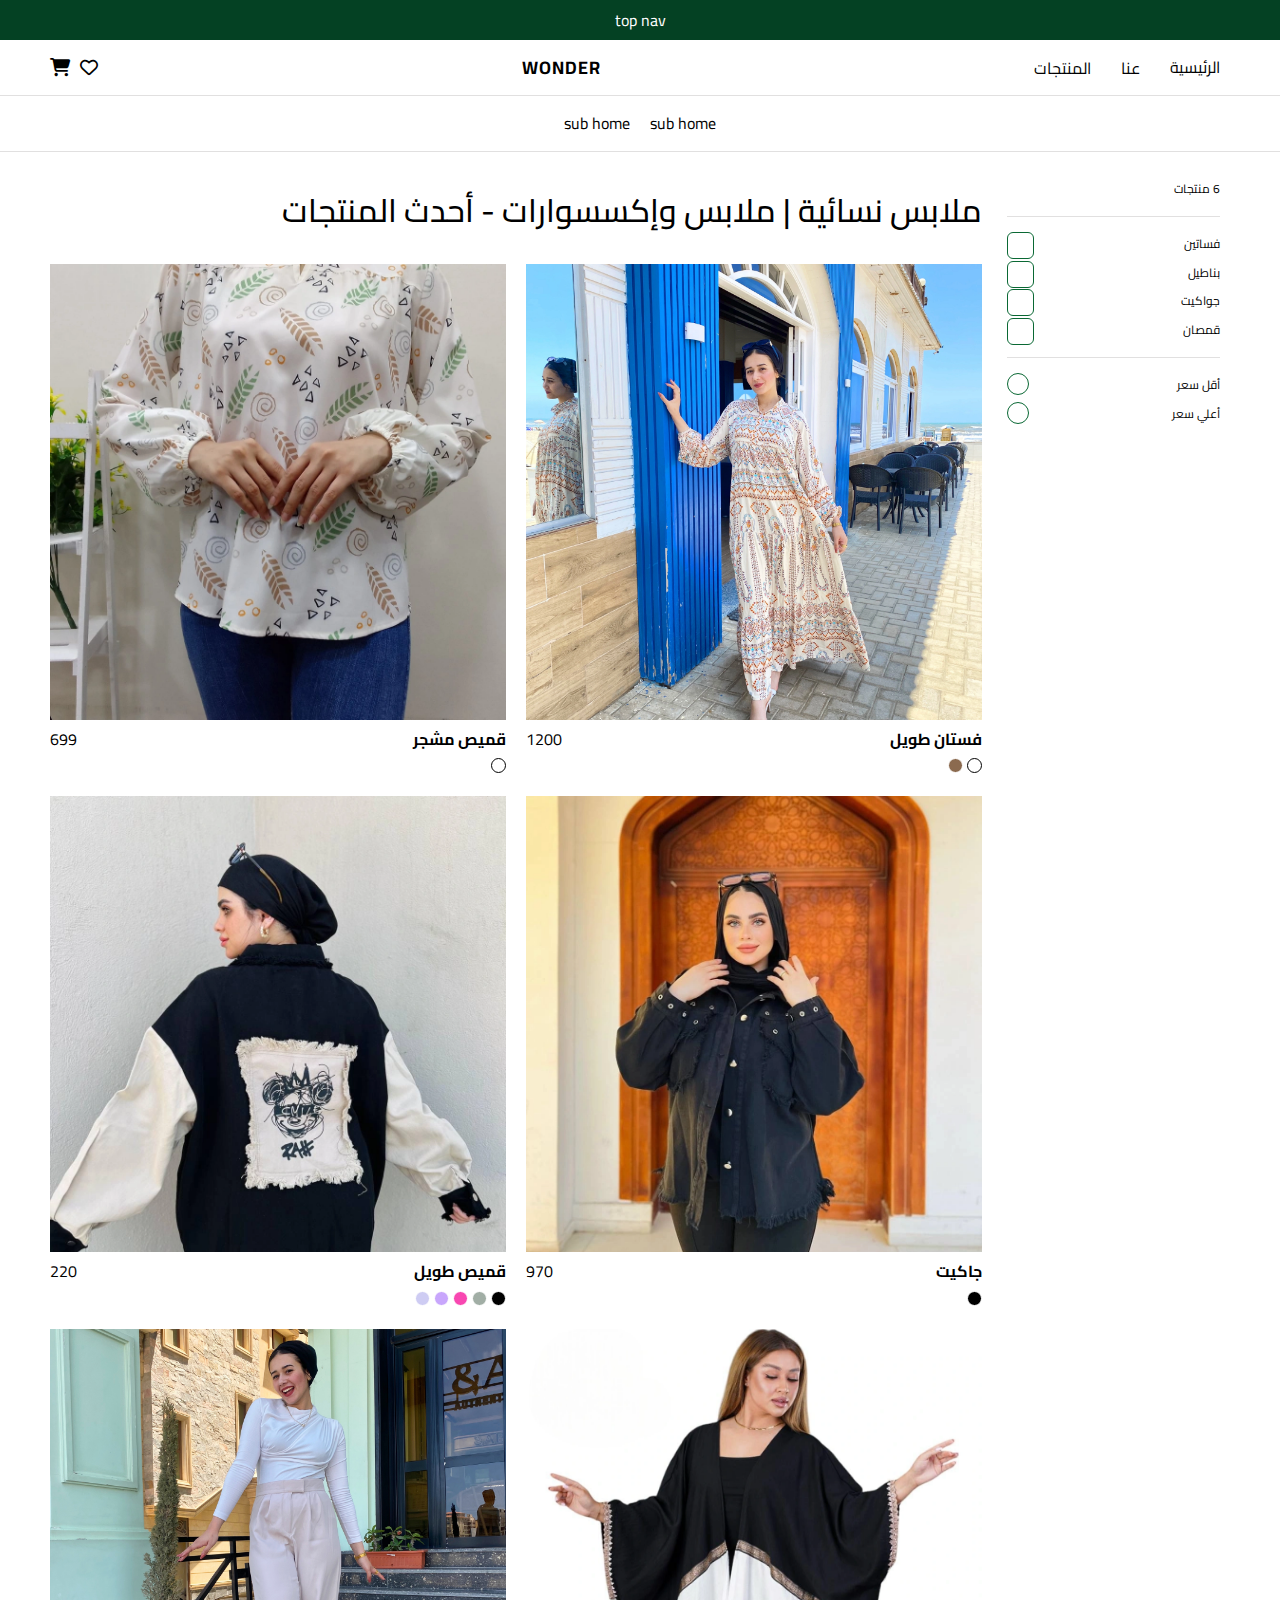
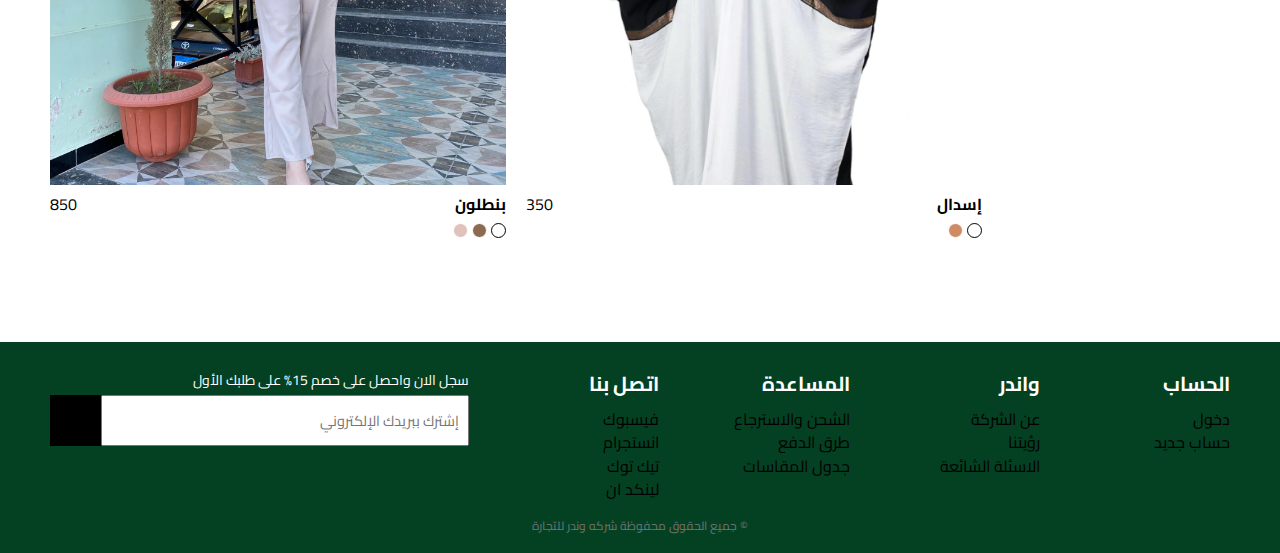
<file: allProducts.html>
<!DOCTYPE html>
<html lang="en">
  <head>
    <meta charset="UTF-8" />
    <meta name="viewport" content="width=device-width, initial-scale=1.0" />
    <title>Document</title>
    <link
      rel="stylesheet"
      href="https://cdnjs.cloudflare.com/ajax/libs/font-awesome/6.3.0/css/all.min.css"
    />

    <link
      href="https://fonts.googleapis.com/css2?family=Cairo:wght@200..1000&display=swap"
      rel="stylesheet"
    />
    <link rel="stylesheet" href="css/style.css" />
    <link rel="stylesheet" href="css/all.min.css" />
    <link rel="stylesheet" href="css/normalize.css" />
    <link rel="stylesheet" href="css/allProducts.css" />
  </head>
  <body>
    <!-- Start Navbar -->

    <nav class="nav-container" dir="rtl">
      <!-- Top Nav -->
      <div class="top-nav">top nav</div>

      <!-- Main Nav -->
      <div class="main-nav">
        <button class="open">
          <i class="fa-solid fa-bars"></i>
        </button>
        <button class="close">
          <i class="fa-solid fa-xmark"></i>
        </button>
        <ul class="nav-links">
          <li class="link home active"><a href="index.html">الرئيسية</a></li>
          <li class="link about"><a href="about.html">عنا</a></li>
          <li class="link about"><a href="allProducts.html">المنتجات</a></li>


          <ul class="home-dynamic-content dynamic">
            <li>
              <a href="#">sub home</a>
              <i class="fa-solid fa-chevron-left"></i>
            </li>

            <li>
              <a href="#">sub home</a>
              <i class="fa-solid fa-chevron-left"></i>
            </li>
          </ul>

          <ul class="about-dynamic-content dynamic">
            <li>
              <a href="#">sub about</a>
              <i class="fa-solid fa-chevron-left"></i>
            </li>
            <li>
              <a href="#">sub about</a>
              <i class="fa-solid fa-chevron-left"></i>
            </li>
          </ul>
        </ul>

        <h2 class="logo">WONDER</h2>

        <ul style="display: flex; gap: 10px" class="help-icon">
          <i class="fa-regular fa-heart"></i>
          <i class="fa-solid fa-cart-shopping"></i>
        </ul>
      </div>
    </nav>

    <!-- Start Products Page -->

    <div class="all-products-page-container" dir="rtl">
      <!-- Start Filter -->
      <div class="responsive-filters">
        <p class="count"></p>

        <button class="responsive-filter-buttom">
          <svg
            width="1em"
            height="1em"
            viewBox="0 0 23 19"
            fill="none"
            class="filter_svg__feather filter_svg__feather-filter everlane-icon styles_filter-toggle__filter-icon__ILXRd"
          >
            <path
              stroke="currentColor"
              d="M.625 3.829h21.75M.625 14.738h21.75"
            ></path>
            <circle
              cx="7.455"
              cy="4"
              r="3.375"
              fill="#fff"
              stroke="currentColor"
            ></circle>
            <circle
              cx="14.999"
              cy="14.909"
              r="3.375"
              fill="#fff"
              stroke="currentColor"
            ></circle>
          </svg>
          FILTERS
        </button>
      </div>

      <div class="filters">
        <p class="count"></p>
        <!-- <i class="fa-solid fa-xmark close-filters"></i> -->
        <!-- Start Category Filter -->

        <div class="category-filter">
          <div class="category-input">
            <input
              class="checkmark"
              type="checkbox"
              name="category"
              id="Dresses"
              value="Dresses"
              onclick="handleCategoryClick()"
            />
            <label for="Dresses">فساتين</label>
          </div>
          <div class="category-input">
            <input
              class="checkmark"
              type="checkbox"
              name="category"
              id="pants"
              value="pants"
              onclick="handleCategoryClick()"
            />
            <label for="pants">بناطيل</label>
          </div>
          <div class="category-input">
            <input
              class="checkmark"
              type="checkbox"
              name="category"
              id="jacket"
              value="jacket"
              onclick="handleCategoryClick()"
            />
            <label for="jacket">جواكيت</label>
          </div>
          <div class="category-input">
            <input
              class="checkmark"
              type="checkbox"
              name="category"
              id="shirt"
              value="shirts"
              onclick="handleCategoryClick()"
            />
            <label for="shirt">قمصان</label>
          </div>
          <!-- <div class="category-input">
            <input
              class="checkmark"
              type="checkbox"
              name="category"
              id="all"
              value="all"
              onclick="handleCategoryClick()"
            />
            <label for="shirt">الكل</label>
          </div> -->
        </div>

        <!-- Start Price Filter -->

        <div class="price-filter ">
          <div class="price-input">
            <input
              type="radio"
              id="low"
              name="price"
              value="low"
              onclick="handlePriceClick()"
            />
            <label for="low">أقل سعر</label>
          </div>

          <div class="price-input">
            <input
              type="radio"
              id="high"
              name="price"
              value="high"
              onclick="handlePriceClick()"
            />
            <label for="high">أعلي سعر</label>
          </div>
        </div>
      </div>

      <!-- Start All Products Section -->
      <div class="products-holder">
        <div class="page-title">
          <!-- <p>Home / Woman</p> -->
          <h3>ملابس نسائية | ملابس وإكسسوارات - أحدث المنتجات</h3>
        </div>
        <section class="all-products"></section>
      </div>
    </div>
    <div class="footer" dir="rtl">
      <div class="main-footer">
        <div class="account links">
          <h3>
            الحساب <i class="fa-solid fa-plus" id="fa-account-plus"></i>
            <i class="fa-solid fa-minus" id="fa-account-minus"></i>
          </h3>
          <ul>
            <li><a href="#">دخول</a></li>
            <li><a href="#">حساب جديد</a></li>
          </ul>
        </div>
        <div class="about links">
          <h3>
            واندر <i class="fa-solid fa-plus" id="fa-about-plus"></i>
            <i class="fa-solid fa-minus" id="fa-about-minus"></i>
          </h3>
          <ul>
            <li><a href="#">عن الشركة</a></li>
            <li><a href="#">رؤيتنا</a></li>
            <li><a href="#">الاسئلة الشائعة </a></li>
          </ul>
        </div>
        <div class="help links">
          <h3>
            المساعدة <i class="fa-solid fa-plus" id="fa-help-plus"></i>
            <i class="fa-solid fa-minus" id="fa-help-minus"></i>
          </h3>
          <ul>
            <li><a href="#">الشحن والاسترجاع</a></li>
            <li><a href="#">طرق الدفع </a></li>
            <li><a href="#">جدول المقاسات </a></li>
          </ul>
        </div>
        <div class="contact-us links">
          <h3>
            اتصل بنا <i class="fa-solid fa-plus" id="fa-contact-us-plus"></i>
            <i class="fa-solid fa-minus" id="fa-contact-us-minus"></i>
          </h3>
          <ul>
            <li><a href="#">فيسبوك</a></li>
            <li><a href="#">انستجرام</a></li>
            <li><a href="#">تيك توك</a></li>
            <li><a href="#">لينكد ان</a></li>
          </ul>
        </div>
        <div class="footer-input">
          <p class="sign-sale">
            سجل الان واحصل على خصم 15% على طلبك الأول
          </p>
          <div class="email-address">
            <input
              type="text"
              placeholder="إشترك ببريدك الإلكتروني"
              class=""
            />
            <div
            style="padding: 4px; background-color: black; width: 3.2rem; height: 3.2rem; cursor: pointer; display: flex; justify-content: center; align-items: center;"
            >
              <i class="fa-solid fa-arrow-left"></i>
            </div>
          </div>
        </div>
      </div>
      <p
        style="
          text-align: center;
          font-size: 12px;
          margin-top: 16px;
          color: #737373;
        "
        class=""
      >
        © جميع الحقوق محفوظة شركه وندر للتجارة
      </p>
    </div>
    <script src="js/jquery-3.7.1.js"></script>
    <script src="https://cdnjs.cloudflare.com/ajax/libs/OwlCarousel2/2.3.4/owl.carousel.min.js"></script>
    <script src="js/script.js"></script>
  </body>
</html>
</file>
<file: css/style.css>
/* Start Global Rules */
* {
  -webkit-box-sizing: border-box;
  -moz-box-sizing: border-box;
  box-sizing: border-box;
  margin: 0;
  padding: 0;
  box-sizing: border-box;
}

ul {
  list-style: none;
  padding: 0;
  margin: 0;
}
a {
  text-decoration: none;
  color: black;
}

body {
  font-family: "Cairo", sans-serif;
  padding-top: 151px;
}

/* small screen */

:root {
  --main-color: #044123;
  --secondary-color: #003322;
  --button-color: rgb(245, 244, 244);
}
/* End GLobal Rules */

/* Start Navbar Styles */

.nav-container {
  display: flex;
  flex-direction: column;
  position: fixed;
  top: 0;
  right: 0;
  z-index: 9999;
  width: 100%;
  transition: 1s;
}
.top-nav {
  width: 100%;
  height: 40px;
  display: flex;
  justify-content: center;
  align-items: center;
  background-color: var(--main-color);
  color: white;
}
.main-nav {
  width: 100%;
  background-color: rgb(255, 255, 255);
  display: flex;
  justify-content: space-between;
  align-items: center;
  padding: 0px 50px;
  height: 56px;
  position: relative;
}
.main-nav .nav-links {
  display: flex;
  gap: 10px;
  align-items: center;
  height: 100%;
}
.dynamic {
  display: none;
  z-index: 99999999;
  position: absolute;
  top: calc(100% - 1px);
  background-color: white;
  width: 100%;
  right: 0;
  height: 56px;
  justify-content: center;
  align-items: center;
  gap: 20px;
  border-top: 1px solid #e1e0e0;
}
.nav-links .home-dynamic-content {
  display: flex;
}
.nav-links .home-dynamic-content,
.nav-links .about-dynamic-content {
}
.nav-links .link {
  cursor: pointer;
  height: 100%;
  display: flex;
  justify-content: center;
  align-items: center;
}
.nav-links .link a {
  padding: 7px 10px;
  color: black;
}
.nav-links .active {
  border-bottom: 1px solid black;
}
.nav-links .link a:hover {
  background-color: rgba(233, 231, 231, 0.466);
  border-radius: 8px;
}
.main-nav .logo {
  font-weight: 700;
  font-size: 18px;
  letter-spacing: 1px;
}
.main-nav .help-icon {
  display: flex;
  gap: 10px;
}
i {
  font-size: 18px;
  cursor: pointer;
}
.open,
.close {
  display: none;
  background: none;
  border: none;
}
.fa-chevron-left {
  display: none;
}
@media (max-width: 767px) {
  .main-nav {
    padding: 0 20px;
  }
  .main-nav .nav-links {
    position: absolute;
    top: calc(100% - 1px);
    right: 0;
    opacity: 0;
    width: 0%;
    background-color: white;
    height: 40px;
    transition: all 0.5s;
  }
  .main-nav .nav-links .link {
    width: 50%;
    font-size: 14px;
  }
  .fa-chevron-left {
    display: block;
    font-size: 11px;
  }
  .dynamic li {
    width: 100%;
    display: flex;
    justify-content: space-between;
    align-items: center;
    font-size: 20px;
  }
  .nav-links .active {
    border-bottom: none;
    background-color: rgba(228, 226, 226, 0.466);
  }
  .nav-links .link a:hover {
    background: none;
  }
  .dynamic {
    flex-direction: column;
    align-items: start;
    padding: 40px 10px;
    border-top: none;
  }
  body {
    padding-top: 90px;
  }
  .open {
    display: block;
  }
}
/* Start Banner Style */

.wrapper {
  display: flex;
  align-items: center;
  width: 100%;
  height: fit-content;
  position: relative;
}
.wrapper::before {
  content: "";
  position: absolute;
  width: 100%;
  height: 100%;
  top: 0;
  right: 0;
  background-color: #00000098;
}
.wrapper-text {
  position: absolute;
  bottom: 50%;
  right: 50%;
  transform: translate(50%, 50%);
  max-width: 630px;
  text-align: center;
}
.wrapper-text h2 {
  color: white;
  font-size: 66px;
  font-weight: 500;
  margin-bottom: 30px;
}
.wrapper-text button {
  font-size: 14px;
  padding: 12px 0;
  width: 238px;
  background-color: rgb(224, 223, 223);
}
.wrapper .image {
  width: 50%;
  aspect-ratio: 1/1.06;
  object-fit: cover;
}

@media (max-width: 991px) {
  .wrapper-text h2 {
    font-size: 32px;
  }
  .wrapper-text button {
    width: 170px;
  }
  .wrapper .image {
    aspect-ratio: 1.1/1;
  }
}
@media (max-width: 767px) {
  .wrapper-text h2 {
    font-size: clamp(30px, 35px, 40px);
  }
  .wrapper-text button {
    width: 100%;
  }
  .wrapper-text {
    position: absolute;
    bottom: 80px;
    right: 50%;
    transform: translate(50%, 50%);
    width: 100%;
    text-align: center;
    max-width: 100%;
  }
  .image2 {
    display: none;
  }
  .wrapper .image {
    width: 100%;
    aspect-ratio: 1/1.23;
  }
}
/* Start Sale Style */

.sale {
  width: 100%;
  background-color: var(--main-color);
  padding: 30px 0;
  display: flex;
  justify-content: center;
  align-items: center;
  flex-direction: column;
  color: white;
  margin-top: -1px;
}
.sale p {
  font-size: 18px;
  margin-bottom: 30px;
}
.sale h2 {
  font-size: 66px;
  margin: 7px 0 30px 0;
  font-weight: 500;
}
.sale button {
  font-size: 14px;
  padding: 12px 0;
  width: 238px;
  background-color: rgba(224, 223, 223, 1);
  color: black;
}

@media (max-width: 991px) {
  .sale {
    width: 100%;
    background-color: var(--main-color);
    padding: 20px 0;
    margin-top: 30px;
  }
  .sale p {
    font-size: 23px;
  }
  .sale h2 {
    font-size: 53px;
    margin: 7px 0 30px 0;
  }
}
@media (max-width: 767px) {
  .sale {
    width: 100%;
    background-color: var(--main-color);
    padding: 80px 0 25px 0;
    margin-top: 0px;
  }
  .sale p {
    font-size: 23px;
    display: none;
  }
  .sale h2 {
    padding: 7px 0 10px 0;
  }
  .sale button {
    font-size: 12px;
    width: 80%;
  }
}

/* Start Model Style */

.model {
  margin: 80px 0;
  display: flex;
  flex-direction: row-reverse;
  position: relative;
}
.model .image {
  flex: 1;
}

.model .image img {
  width: 100%;
  aspect-ratio: 1/1;
}

.model .desc {
  flex: 1;
  display: flex;
  flex-direction: column;
  justify-content: space-evenly;
  padding: 0 40px;
}
.model h1 {
  font-size: 56px;
  font-weight: 500;
  max-width: 70%;
  margin: 10px 0 0 0;
  line-height: 65px;
}

.model p {
  max-width: 60%;
  text-align: justify;
  text-justify: inter-word;
  font-size: 16px;
  line-height: 25px;
}
.model button {
  font-size: 14px;
  padding: 12px 24px;
  background-color: #000;
  color: white;
  margin-top: 25px;
}
.model-image {
  position: absolute;
  top: 50%;
  right: 50%;
  transform: translate(50%, -50%);
  width: 330px;
  aspect-ratio: 1/1;
  object-fit: cover;
}

@media (max-width: 1200px) {
  .model .desc {
    gap: 30px;
    padding: 20px 50px 50px 0;
  }
  .model h1 {
    font-size: 50px;
    max-width: 75%;
  }
  .model-image {
    width: 280px;
  }
}
@media (max-width: 991px) {
  .model .desc {
    gap: 30px;
    padding: 20px 30px 40px 0;
    justify-content: space-around;
  }
  .model h1 {
    font-size: 30px;
    max-width: 75%;
    margin: 6px 0 0 0;
    line-height: 45px;
  }
  .model p {
    font-size: 12px;
    line-height: 20px;
  }

  .model button {
    font-size: 12px;
  }
  .model-image {
    width: 175px;
    object-fit: cover;
  }
}
@media (max-width: 767px) {
  .model {
    display: none;
  }
}
/* Start Responsive Model Style */

.responsive-model {
  display: flex;
  justify-content: center;
  flex-direction: column;
  color: white;
  margin-bottom: 30px;
  text-align: center;
  align-items: center;
  gap: 110px;
}
.responsive-model .top-side {
  background-image: url("https://media.everlane.com/image/upload/c_scale,dpr_2.0,f_auto,q_auto,w_auto/c_limit,w_600/v1/i/ec212c45_daa2.jpg");
  height: 580px;
  width: 100%;
  background-repeat: no-repeat;
  background-size: cover;
  text-align: center;
  position: relative;
  padding-top: 30px;
}
.responsive-model .bottom-side {
  width: 100%;
  color: black;
}
.responsive-model span {
  font-size: 16px;
  font-weight: 500;
}
.responsive-model h1 {
  font-size: 32px;
  font-weight: 500;
  padding: 0 50px;
}
.responsive-model img {
  width: 80%;
  max-width: 464px;
  aspect-ratio: 1/1.05;
  position: absolute;
  bottom: -80px;
  right: 50%;
  transform: translatex(50%);
}
.responsive-model .bottom-side p {
  padding: 0 30px;
}
.responsive-model button {
  font-size: 14px;
  padding: 12px 24px;
  background-color: #000;
  color: white;
  margin-top: 25px;
}
@media (min-width: 767px) {
  .responsive-model {
    display: none;
  }
}

@media (max-width: 500px) {
  .responsive-model .top-side {
    height: 490px;
  }
  .responsive-model h1 {
    font-size: 32px;
    font-weight: 500;
    padding: 0 15px;
  }
  .responsive-model .bottom-side p {
    padding: 0 20px;
  }
}

/* Start Category Style */

.category {
  display: flex;
  flex-direction: column;
  align-items: center;
  gap: 20px;
  margin-right: auto;
  margin-left: auto;
  padding: 0 25px;
  margin-top: 50px;
}
.category h3 {
  font-size: 24px;
  font-weight: 500;
}
.category .carts-container {
  width: 100%;
  display: flex;
  gap: 10px;
}
.category .cart {
  display: flex;
  flex-direction: column;
  align-items: center;
  gap: 15px;
  width: calc(100% / 6);
}
.category img {
  width: 100%;
  aspect-ratio: 1/1.25;
  object-fit: cover;
}
.category a {
  text-decoration: underline;
  font-size: 14px;
}

@media (max-width: 991px) {
  .category {
    padding: 0;
  }
  .category .carts-container {
    flex-wrap: wrap;
    row-gap: 25px;
  }
  .category .cart {
    width: calc(50% - 5px);
  }
}

@media (max-width: 500px) {
  .category h3 {
    font-size: 20px;
  }
  .category .carts-container {
    flex-wrap: wrap;
    row-gap: 15px;
  }
}
/* Start Collections Styles */

.collections {
  padding: 0 25px;
  margin: 20px auto;
  display: grid;
  grid-template-columns: repeat(auto-fill, minmax(400px, 1fr));
  gap: 10px;
  width: 100%;
}
.collections-card {
  position: relative;
  display: flex;
  justify-content: center;
  align-items: center;
  flex-direction: column;
  gap: 25px;
  aspect-ratio: 1/1.3;
}
.collections-card img {
  position: absolute;
  top: 0;
  right: 0;
  width: 100%;
  height: 100%;
}
.collections-card::before {
  content: "";
  position: absolute;
  top: 0;
  right: 0;
  width: 100%;
  height: 100%;
  background-color: rgba(0, 0, 0, 0.301);
  z-index: 9;
}
.collections-card h3 {
  font-size: 40px;
  font-weight: 500;
  z-index: 9;
  color: white;
}
.collections-card button {
  font-size: 14px;
  padding: 10px;
  background-color: var(--button-color);
  z-index: 9;
}

@media (min-width: 1500px) {
  .collections {
    grid-template-columns: repeat(auto-fill, minmax(450px, 1fr));
  }
}
@media (min-width: 1800px) {
  .collections {
    grid-template-columns: repeat(auto-fill, minmax(580px, 1fr));
  }
}
@media (min-width: 2390px) {
  .collections {
    grid-template-columns: repeat(auto-fill, minmax(700px, 1fr));
  }
}
@media (min-width: 2875px) {
  .collections {
    grid-template-columns: repeat(auto-fill, minmax(850px, 1fr));
  }
}
@media (max-width: 1280px) {
  .collections {
    padding: 0 25px;
    display: grid;
    grid-template-columns: repeat(auto-fill, minmax(300px, 1fr));
    gap: 10px;
    width: 100%;
  }
}
@media (max-width: 991px) {
  .collections {
    padding: 0 25px;
  }
  .collections {
    padding: 0 25px;
    display: grid;
    grid-template-columns: repeat(auto-fill, minmax(250px, 1fr));
    gap: 10px;
    width: 100%;
  }
}
/* Start Best Seller Styles */

.owl-carousel {
  padding: 0 20px;
  /* margin: 20px auto; */
  display: grid;
  grid-template-columns: repeat(auto-fill, minmax(400px, 1fr));
  gap: 20px;
  width: 100%;
}
.best-seller .owl-carousel .slide {
  position: relative;
  margin: 0 12px;
  cursor: grab;
  text-align: start;
}
.best-seller .owl-carousel .slide img {
  width: 100%;
  aspect-ratio: 1/1.2;
  object-fit: cover;
}
.best-seller .owl-carousel .slide .title {
  font-size: 14px;
}
.best-seller .owl-carousel .slide .price {
  font-weight: 600;
}
.owl-dots {
  bottom: -13%;
  max-width: 100%;
  position: absolute;
  text-align: center;
  left: 50%;
  transform: translateX(-50%);
}
.owl-dots span {
  width: 10px !important;
  height: 10px !important;
}
.owl-dots .owl-dot span {
  background-color: white;
}
.owl-dots .owl-dot.active span {
  background-color: rgb(15, 90, 61) !important;
}
.owl-prev,
.owl-next {
  position: absolute;
  top: 50%;
  transform: translateY(-50%);
  color: rgb(0, 0, 0) !important;
  font-size: 60px !important;
  font-weight: 400 !important;
  background: none !important;
}

.owl-next {
  right: 0%;
}
.owl-prev {
  left: 0%;
}
@media (max-width: 991px) {
  .owl-carousel {
    padding: 0 10px;
    display: grid;
    grid-template-columns: repeat(auto-fill, minmax(300px, 1fr));
    gap: 20px;
    width: 100%;
  }
  .best-seller .owl-carousel .slide img {
    width: 100%;
    aspect-ratio: 1/1.05;
    object-fit: cover;
  }
}
/* Start Reviews Styles */

.reviews {
  padding: 0 50px;
}

.reviews .owl-carousel {
  width: 100%;
}

.reviews .owl-carousel {
  width: 100%;
}

.reviews .slide {
  width: 100%;
  display: flex;
  align-items: center;
}
.fa-quote-left {
  position: absolute;
  top: 5px;
  right: -7px;
  font-size: 12px;
}
.fa-quote-right {
  position: absolute;
  top: 7px;
  left: -14px;
  font-size: 12px;
}
.reviews .slide img {
  width: 50%;
  aspect-ratio: 1/1.1;
  object-fit: cover;
  padding-left: 10px;
}
.reviews .slide .desc {
  display: flex;
  flex-direction: column;
  padding: 40px 0;
  width: 50%;
  padding-right: 30px;
  justify-content: center;
}
.reviews .slide .desc h5 {
  margin-bottom: 45px;
  font-size: 18px;
  font-weight: 500;
}
.reviews .slide .desc .stars {
  display: flex;
  gap: 8px;
  align-items: center;
}
.reviews .slide .desc .stars i {
  font-size: 14px;
}
.reviews .slide .desc p {
  max-width: 70%;
  margin-top: 20px;
  font-size: 24px;
  font-weight: 500;
  line-height: 38px;
}
.reviews .owl-carousel .owl-dots {
  bottom: -13%;
  width: 100%;
  position: absolute;
  text-align: center;
}
.reviews .owl-carousel .owl-dots span {
  width: 10px !important;
  height: 10px !important;
}
.reviews .owl-carousel .owl-dots .owl-dot span {
  background-color: rgb(216, 213, 213);
}
.reviews .owl-carousel .owl-dots .owl-dot.active span {
  background-color: rgb(15, 90, 61) !important;
}
.reviews .owl-carousel .owl-prev,
.reviews .owl-carousel .owl-next {
  position: absolute;
  top: 50%;
  transform: translateY(-50%);
  color: rgb(0, 0, 0) !important;
  font-size: 60px !important;
  font-weight: 400 !important;
  background: none !important;
}

.reviews .owl-carousel .owl-next {
  right: -1%;
}
.reviews .owl-carousel .owl-prev {
  left: -1%;
}

@media (max-width: 767px) {
  .fa-quote-left {
    display: none;
  }
  .fa-quote-right {
    display: none;
  }
  .reviews {
    padding: 0 10px;
  }
  .reviews .slide {
    flex-direction: column;
  }
  .reviews .slide img {
    width: 100%;
    padding-left: 0px;
    padding-right: 2px;
  }
  .reviews .slide .desc {
    width: 100%;
    padding-right: 0px;
  }
  .reviews .owl-carousel .owl-dots {
    bottom: -3%;
  }
  .reviews .owl-carousel .owl-prev,
  .reviews .owl-carousel .owl-next {
    position: absolute;
    top: 30%;
    transform: translateY(-50%);
    color: rgb(0, 0, 0) !important;
  }
  .reviews .slide .desc p {
    max-width: 90%;
  }
}

.green-line {
  /* mx-[20px] md:mx-[70px] bg-[#04412398] h-[1px] my-[80px] */
  margin: 80px 70px;
  background-color: #04412398;
  height: 1px;
}
/* Start Learn More Styles */

.learn-more {
  background-image: url("https://media.everlane.com/image/upload/c_scale,dpr_1.5,f_auto,q_65,w_auto/v1/i/193bfd51_f377.png");
  background-repeat: no-repeat;
  background-size: cover;
  background-position: center;
  display: flex;
  justify-content: center;
  align-items: center;
  flex-direction: column;
  width: calc(100% - 100px);
  gap: 20px;
  padding: 110px 0;
  margin-top: 130px;
  margin-left: auto;
  /* margin-right: auto; */
  position: relative;
  right: 50%;
  transform: translateX(50%);
}
.learn-more h3 {
  font-size: 32px;
}
.learn-more p {
  font-size: 16px;
}
.learn-more button {
  font-size: 14px;
  padding: 10px 50px;
  background-color: var(--button-color);
}

@media (max-width: 767px) {
  .green-line {
    margin: 80px 20px;
  }

  .learn-more {
    width: calc(100% - 30px);
    padding: 0px 40px 0px 40px;
    margin-top: 80px;
    margin-left: auto;
    background-position: center center;
    aspect-ratio: 1/1.1;
    position: relative;
    right: 50%;
    text-align: center;
    transform: translateX(50%);
  }
  .learn-more h3 {
    font-size: 24px;
  }
  .learn-more p {
    font-size: 14px;
  }
}

/* Start Read More Styles */

.read-more {
  padding: 0 100px;
  display: grid;
  grid-template-columns: repeat(auto-fill, minmax(500px, 1fr));
  gap: 20px;
  width: 100%;
  margin: 0 auto;
}

.read-more-card {
  display: flex;
  align-items: center;
  flex-direction: column;
}
.read-more-card img {
  width: 100%;
  aspect-ratio: 1/1.3;
  object-fit: cover;
}
.read-more-card p {
  margin: 25px 0 35px 0;
  font-size: 14px;
}
.read-more-card a {
  text-decoration: underline;
  font-size: 14px;
}
@media (max-width: 1300px) {
  .read-more {
    grid-template-columns: repeat(auto-fill, minmax(380px, 1fr));
  }
}
@media (max-width: 991px) {
  .read-more {
    padding: 0 50px;
    grid-template-columns: repeat(auto-fill, minmax(400px, 1fr));
  }
}
@media (max-width: 767px) {
  .read-more {
    padding: 0 15px;
    grid-template-columns: repeat(auto-fill, minmax(300px, 1fr));
  }
  .read-more-card p {
    margin: 15px 0 20px 0;
    font-size: 14px;
  }
}

@media (min-width: 1700px) {
  .read-more {
    grid-template-columns: repeat(auto-fill, minmax(600px, 1fr));
  }
}
@media (min-width: 2000px) {
  .read-more {
    grid-template-columns: repeat(auto-fill, minmax(750px, 1fr));
  }
}
@media (min-width: 2480px) {
  .read-more {
    grid-template-columns: repeat(auto-fill, minmax(900px, 1fr));
  }
}

/* Start Services Styles */

.services {
  padding: 0 100px;
  display: grid;
  grid-template-columns: repeat(auto-fill, minmax(450px, 1fr));
}
.service {
  display: flex;
  flex-direction: column;
  text-align: center;
  justify-content: center;
}
.service i {
  font-size: 60px;
  color: var(--main-color);
}
.service h5 {
  font-size: 14px;
  font-weight: 700;
  margin: 25px 0 15px 0;
}
.service p {
  font-size: 14px;
  max-width: 70%;
  margin: 0 auto;
  line-height: 23px;
}
@media (max-width: 1550px) {
  .services {
    grid-template-columns: repeat(auto-fill, minmax(350px, 1fr));
  }
}
@media (min-width: 1700px) {
  .services {
    grid-template-columns: repeat(auto-fill, minmax(500px, 1fr));
  }
}
@media (min-width: 2190px) {
  .services {
    grid-template-columns: repeat(auto-fill, minmax(600px, 1fr));
  }
}
@media (min-width: 2595px) {
  .services {
    grid-template-columns: repeat(auto-fill, minmax(750px, 1fr));
  }
}
@media (max-width: 1250px) {
  .services {
    padding: 0 60px;

    grid-template-columns: repeat(auto-fill, minmax(300px, 1fr));
  }
}
@media (max-width: 1024px) {
  .services {
    padding: 0 20px;

    grid-template-columns: repeat(auto-fill, minmax(250px, 1fr));
  }
  .service p {
    max-width: 80%;
  }
}
@media (max-width: 791px) {
  .services {
    grid-template-columns: repeat(auto-fill, minmax(300px, 1fr));
    gap: 60px;
  }
  .service p {
    max-width: 90%;
  }
}

/* Start Footer Styles */

.footer {
  display: flex;
  flex-direction: column;
  width: 100%;
  padding: 30px 50px 20px 50px;
  margin-top: 80px;
  background-color: var(--main-color);
}
.main-footer {
  display: flex;
  justify-content: space-between;
  gap: 0px;
}
.links {
  width: 18%;
}
.links h3 {
  font-size: 20px;
  color: white;
  font-weight: 700;
  margin-bottom: 15px;
  position: relative;
}

.links ul li {
  margin: 5px 0;
  color: #c2c2c2;
}
.fa-minus,
.fa-plus {
  position: absolute;
  top: 50%;
  transform: translateY(-50%);
  right: -25px;
  font-size: 16px;
  display: none;
}

.footer-input {
  padding: 0px;
}
.sign-sale {
  margin-bottom: 7px;
  margin-top: 0px;
  color: white;
  font-size: 14px;
}
.email-address{
  display: flex;
  align-items: center;
  padding-left: 0;
  padding-right: 0;
  margin-top: 0px;

}
.email-address input{
width: 23rem;
font-size: 0.9rem;
height: 3.2rem;
padding: 0 0.5rem;
outline: none;
}
@media (max-width: 991px) {
  .email-address input{
    width: 100%;
    
    }
  .email-address{
    margin-top: 20px;
  
  }
  .sign-sale {
    margin-top: 35px;
  }
  .footer-input {
    padding: 0 7px;
  }
  .footer {
    padding: 30px 0px 20px 0px;
  }
  .links h3 {
    font-size: 15px;
  }
  .main-footer {
    justify-content: start;
    flex-direction: column;
    gap: 0px;
  }
  .main-footer .links {
    padding-right: 40px;
    width: 100%;
    margin-bottom: 20px;
  }
  .account ul,
  .about ul,
  .help ul,
  .contact-us ul {
    height: 0;
    clip-path: polygon(0 0, 100% 0, 100% 0, 0 0);
    transition: all 0.5s;
  }
  .fa-plus {
    display: block;
  }
}
@media (max-width: 500px) {
}
</file>
<file: css/allProducts.css>
.all-products-page-container {
  display: flex;
  padding: 20px 50px;
  gap: 15px;
  border-top: 1px solid #e1e0e0;
  /* background-color: #ecebeb; */
}
.products-holder {
  display: flex;
  flex-direction: column;
  gap: 15px;
  width: 80%;
}

.page-title h3 {
  font-size: 32px;
  font-weight: 500;
  padding: 20px 0;
}
.filters {
  /* background-color: rgb(173, 169, 169); */
  width: 20%;
  border-radius: 7px;
  padding: 10px;
}
.filters .category-filter {
  display: flex;
  flex-direction: column;
  gap: 15px;
  margin: 20px 0;
  padding: 20px 0;
  border-top: 1px solid #e1e0e0;
  border-bottom: 1px solid #e1e0e0;
}
.filters .category-filter .category-input {
  display: flex;
  justify-content: space-between;
  align-items: center;
  flex-direction: row-reverse;
  width: 100%;
  position: relative;
}
.category-input label {
  font-size: 12px;
}
.category-input input {
  -webkit-appearance: none;
  appearance: none;
}
.category-input input:checked + label::after {
  content: "✔";
  background-color: var(--main-color);
  width: 25px;
  font-size: 18px;
  height: 25px;
  position: absolute;
  color: white;
  display: flex;
  justify-content: center;
  align-items: center;
  left: 0px;
  top: -5px;
  border-radius: 6px;
  cursor: pointer;
}

.category-input label::before {
  content: "";
  width: 25px;
  height: 25px;
  border: 1px solid rgb(10, 104, 52);
  border-radius: 6px;
  position: absolute;
  left: 0;
  top: -5px;
  background-color: white;
  cursor: pointer;
}
.count {
  font-size: 12px;
}
.price-filter {
  /* gap-[15px] flex flex-col */
  display: flex;
  gap: 15px;
  flex-direction: column;
}
.price-filter .price-input {
  display: flex;
  justify-content: space-between;
  align-items: center;
  flex-direction: row-reverse;
  width: 100%;
  position: relative;
}

.price-filter .price-input label {
  font-size: 12px;
}

.price-filter input {
  -webkit-appearance: none;
  appearance: none;
}
.price-filter input:checked + label::after {
  content: "";
  background-color: var(--main-color);
  width: 20px;
  font-size: 18px;
  height: 20px;
  position: absolute;
  color: white;
  display: flex;
  justify-content: center;
  align-items: center;
  left: 0px;
  top: -5px;
  border-radius: 50%;
  cursor: pointer;
}

.price-filter label::before {
  content: "";
  width: 20px;
  height: 20px;
  border: 1px solid rgb(10, 104, 52);
  border-radius: 50%;
  position: absolute;
  left: 0px;
  top: -5px;
  background-color: white;
  cursor: pointer;
}
.responsive-filters {
  display: none;
}
.close-filters {
  display: none;
  position: absolute;
  top: 10px;
  right: 10px;
}
@media (max-width: 991px) {
  .all-products-page-container {
    display: flex;
    flex-direction: column;
    padding: 20px 20px;
    gap: 15px;
    border-top: none;
    /* background-color: #ecebeb; */
  }
  .page-title h3 {
    font-size: 24px;
  }
  .responsive-filter-buttom {
    padding: 10px 15px;
    border: 1px solid black;
    font-size: 12px;
    display: flex;
    gap: 10px;
    cursor: pointer;
  }
  .responsive-filters {
    display: flex;
    justify-content: space-between;
    align-items: center;
    width: 100%;
  }

  .filters {
    background-color: rgb(173, 169, 169);
    width: 90%;
    position: absolute;
    height: 50vh;
    z-index: 99;
    display: none;
    opacity: 0;
    top: 50%;
    transform: translateY(-50%);
    flex-direction: column;
    transition: all 0.5s;
  }
  .filters .category-filter {
    margin: 30px 0;
  }
  .filters .count {
    display: none;
  }
  .close-filters {
    display: block;
    position: relative;
    top: 10px;
    right: 10px;
    text-align: start;
    background-color: teal;
  }
  .filters .category-filter .category-input {
    width: 100%;
  }

  .price-filter .price-input {
    width: 100%;
  }
  .products-holder {
    width: 100%;
  }
}
/* ==> Start Product Style */

.all-products {
  display: grid;
  grid-template-columns: repeat(auto-fill, minmax(220px, 1fr));
  gap: 20px;
}
.product {
  display: flex;
  flex-direction: column;
  gap: 10px;
  align-items: start;
  cursor: pointer;
  position: relative;
}
.view-info {
  position: absolute;
  width: 100%;
  height: 100%;
  display: flex;
  flex-direction: column;
  justify-content: center;
  padding: 0 10px;
  gap: 10px;
  transition: all 0.7s;
  clip-path: polygon(0 100%, 100% 100%, 100% 100%, 0% 100%);
}
.view-info button {
  background-color: white;
  padding: 8px 0;
  border: none;
  cursor: pointer;
}
.product img {
  width: 100%;
  aspect-ratio: 1/1;
  object-fit: cover;
}
.product:hover .view-info {
  clip-path: polygon(0 100%, 100% 100%, 100% 0, 0 0);
}

.color {
  width: 15px !important;
  height: 15px !important;
  display: inline-block;
  border-radius: 50%;
  position: relative;
  border: 1px solid white;
}
.all-products .product-desc {
  display: flex;
  justify-content: space-between;
  width: 100%;
}
@media (min-width: 1220px) {
  .all-products {
    display: grid;
    grid-template-columns: repeat(auto-fill, minmax(300px, 1fr));
  }
}
@media (min-width: 1600px) {
  .all-products {
    display: grid;
    grid-template-columns: repeat(auto-fill, minmax(400px, 1fr));
  }
}
@media (max-width: 991px) {
  .all-products {
    display: grid;
    grid-template-columns: repeat(2, 1fr);
    width: 100%;
    gap: 15px;
  }
  .product img {
    aspect-ratio: 1/1.3;
  }
}
/* .product:focus .view-info {
    clip-path: polygon(0 100%, 100% 100%, 100% 0, 0 0);
  } */
</file>
